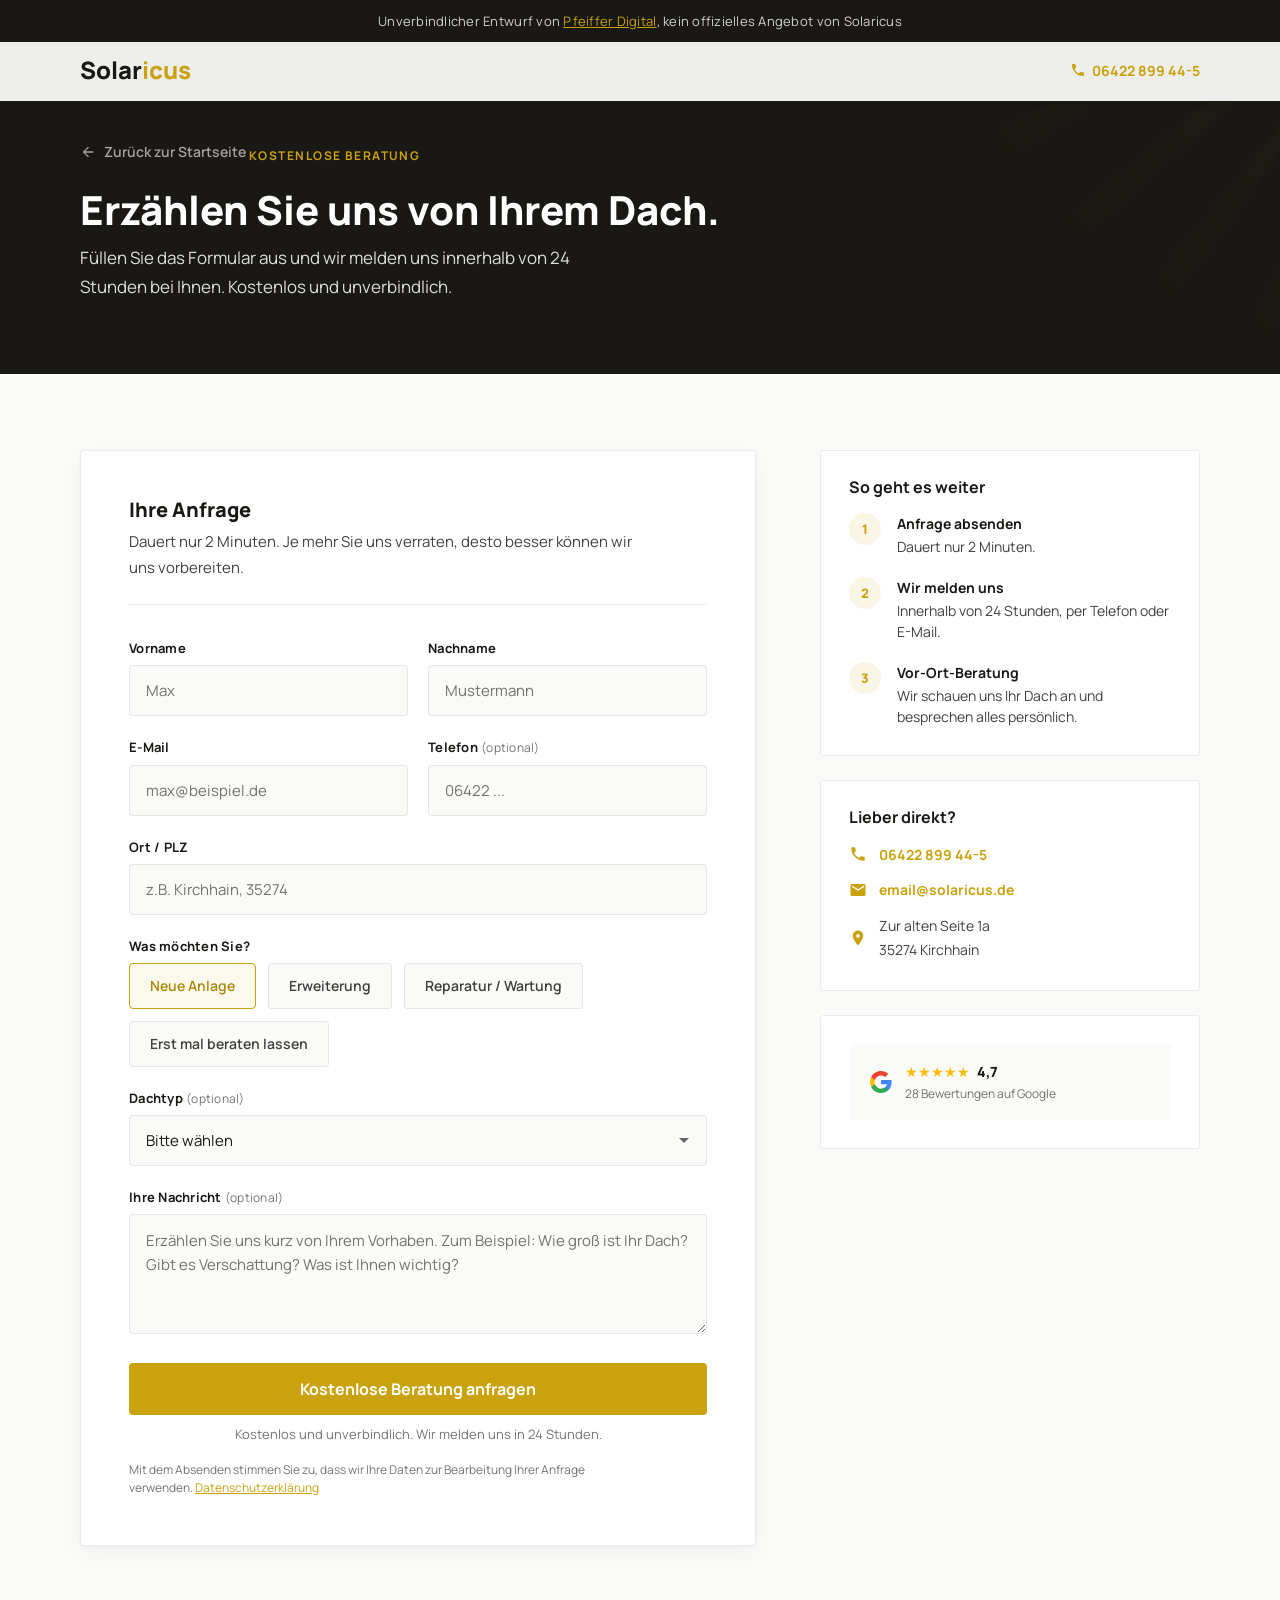
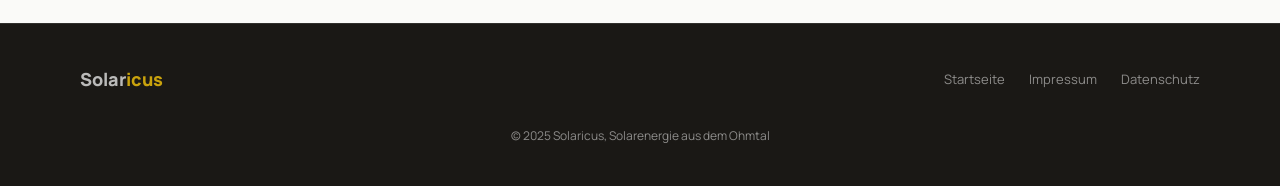
<file: formular.html>
<!DOCTYPE html>
<html lang="de">
<head>
  <meta charset="UTF-8">
  <meta name="viewport" content="width=device-width, initial-scale=1.0">
  <meta name="robots" content="noindex, nofollow">
  <title>Kostenlose Beratung anfragen | Solaricus</title>
  <meta name="description" content="Anfrage fuer eine kostenlose Beratung bei Solaricus. Photovoltaik aus Kirchhain, seit 2005.">
  <link rel="stylesheet" href="style.css">
  <style>
    /* === FORMULAR-SEITE === */
    body { background: var(--bg-hell); }

    .form-page {
      min-height: 100vh;
      display: flex;
      flex-direction: column;
    }

    .form-hero {
      background: var(--bg-dunkel);
      color: #fff;
      padding: clamp(100px, 12vw, 140px) 0 clamp(48px, 6vw, 72px);
      position: relative;
      overflow: hidden;
    }
    .form-hero::before {
      content: '';
      position: absolute;
      top: -30%;
      right: -15%;
      width: 55%;
      height: 160%;
      background:
        repeating-conic-gradient(
          from 0deg at 100% 0%,
          rgba(var(--accent-rgb), 0.04) 0deg 3deg,
          transparent 3deg 12deg
        );
      mask-image: radial-gradient(ellipse at 100% 0%, black 0%, transparent 70%);
      -webkit-mask-image: radial-gradient(ellipse at 100% 0%, black 0%, transparent 70%);
      pointer-events: none;
    }
    .form-hero .container { position: relative; z-index: 1; }
    .form-hero .kicker { color: var(--accent); }
    .form-hero h1 {
      color: #fff;
      font-size: clamp(1.75rem, 1.5rem + 1.5vw, 2.5rem);
      margin-bottom: 0.75rem;
    }
    .form-hero__sub {
      color: var(--text-hell-body);
      font-size: 1.0625rem;
      max-width: 520px;
    }
    .form-hero__back {
      display: inline-flex;
      align-items: center;
      gap: 0.5rem;
      color: var(--text-hell-gedaempft);
      font-size: 0.875rem;
      font-weight: 600;
      margin-bottom: 1.5rem;
      transition: color 0.3s var(--ease);
    }
    .form-hero__back:hover { color: #fff; }
    .form-hero__back svg { width: 16px; height: 16px; fill: currentColor; }

    /* === FORMULAR === */
    .form-section {
      flex: 1;
      padding: clamp(48px, 6vw, 80px) 0;
    }
    .form-layout {
      display: grid;
      grid-template-columns: 1fr 380px;
      gap: 4rem;
      align-items: start;
    }

    .form-card {
      background: #fff;
      border-radius: 4px;
      padding: clamp(2rem, 4vw, 3rem);
      border: 1px solid var(--border);
      box-shadow: 0 1px 3px rgba(0,0,0,0.04), 0 8px 24px rgba(0,0,0,0.04);
    }

    .form-card h2 {
      font-size: 1.25rem;
      margin-bottom: 0.5rem;
    }
    .form-card__intro {
      color: var(--text-body);
      font-size: 0.9375rem;
      margin-bottom: 2rem;
      padding-bottom: 1.5rem;
      border-bottom: 1px solid var(--border);
    }

    /* Formular-Felder */
    .form-row {
      display: grid;
      grid-template-columns: 1fr 1fr;
      gap: 1.25rem;
    }
    .form-group {
      margin-bottom: 1.25rem;
    }
    .form-group--full {
      grid-column: 1 / -1;
    }
    .form-label {
      display: block;
      font-size: 0.8125rem;
      font-weight: 700;
      color: var(--text-dunkel);
      margin-bottom: 0.375rem;
      letter-spacing: 0.02em;
    }
    .form-label .optional {
      font-weight: 400;
      color: var(--text-gedaempft);
      font-size: 0.75rem;
    }

    .form-input,
    .form-select,
    .form-textarea {
      width: 100%;
      padding: 0.875rem 1rem;
      font-family: var(--font-body);
      font-size: 0.9375rem;
      color: var(--text-dunkel);
      background: var(--bg-hell);
      border: 1.5px solid var(--border);
      border-radius: 4px;
      transition: border-color 0.3s var(--ease), box-shadow 0.3s var(--ease);
      -webkit-appearance: none;
      appearance: none;
    }
    .form-input:focus,
    .form-select:focus,
    .form-textarea:focus {
      outline: none;
      border-color: var(--accent);
      box-shadow: 0 0 0 3px rgba(var(--accent-rgb), 0.12);
    }
    .form-input::placeholder,
    .form-textarea::placeholder {
      color: var(--text-gedaempft);
    }

    .form-select {
      background-image: url("data:image/svg+xml,%3Csvg xmlns='http://www.w3.org/2000/svg' width='12' height='12' viewBox='0 0 12 12'%3E%3Cpath fill='%23666' d='M6 8L1 3h10z'/%3E%3C/svg%3E");
      background-repeat: no-repeat;
      background-position: right 1rem center;
      padding-right: 2.5rem;
      cursor: pointer;
    }

    .form-textarea {
      min-height: 120px;
      resize: vertical;
      line-height: 1.6;
    }

    /* Radio-Gruppe (Dachtyp) */
    .form-radios {
      display: flex;
      gap: 0.75rem;
      flex-wrap: wrap;
    }
    .form-radio {
      position: relative;
    }
    .form-radio input {
      position: absolute;
      opacity: 0;
      width: 0;
      height: 0;
    }
    .form-radio label {
      display: inline-block;
      padding: 0.625rem 1.25rem;
      background: var(--bg-hell);
      border: 1.5px solid var(--border);
      border-radius: 4px;
      font-size: 0.875rem;
      font-weight: 600;
      color: var(--text-body);
      cursor: pointer;
      transition: all 0.3s var(--ease);
    }
    .form-radio input:checked + label {
      background: rgba(var(--accent-rgb), 0.08);
      border-color: var(--accent);
      color: var(--accent-hover);
    }
    .form-radio label:hover {
      border-color: rgba(var(--accent-rgb), 0.3);
    }
    .form-radio input:focus-visible + label {
      outline: 2px solid var(--accent);
      outline-offset: 2px;
    }

    /* Submit */
    .form-submit {
      margin-top: 0.5rem;
    }
    .form-submit .btn {
      width: 100%;
      justify-content: center;
      padding: 1.125rem 2rem;
      font-size: 1rem;
    }
    .form-submit .microcopy {
      text-align: center;
    }

    /* Datenschutz-Hinweis */
    .form-privacy {
      font-size: 0.75rem;
      color: var(--text-gedaempft);
      margin-top: 1rem;
      line-height: 1.5;
    }
    .form-privacy a {
      color: var(--accent);
      text-decoration: underline;
    }

    /* === SIDEBAR === */
    .form-sidebar {
      position: sticky;
      top: 100px;
    }

    .sidebar-card {
      background: #fff;
      border-radius: 4px;
      padding: 1.75rem;
      border: 1px solid var(--border);
      margin-bottom: 1.5rem;
    }
    .sidebar-card h3 {
      font-size: 1rem;
      margin-bottom: 1rem;
    }

    .sidebar-step {
      display: flex;
      gap: 1rem;
      margin-bottom: 1.25rem;
    }
    .sidebar-step:last-child { margin-bottom: 0; }
    .sidebar-step__nr {
      width: 32px;
      height: 32px;
      border-radius: 50%;
      background: rgba(var(--accent-rgb), 0.1);
      color: var(--accent);
      display: flex;
      align-items: center;
      justify-content: center;
      font-size: 0.8125rem;
      font-weight: 800;
      flex-shrink: 0;
    }
    .sidebar-step__text {
      font-size: 0.875rem;
      color: var(--text-body);
      line-height: 1.5;
    }
    .sidebar-step__text strong {
      display: block;
      color: var(--text-dunkel);
      font-size: 0.875rem;
      margin-bottom: 0.125rem;
    }

    /* Kontakt-Card */
    .sidebar-kontakt {
      display: flex;
      flex-direction: column;
      gap: 0.75rem;
    }
    .sidebar-kontakt__item {
      display: flex;
      align-items: center;
      gap: 0.75rem;
      font-size: 0.875rem;
      color: var(--text-body);
    }
    .sidebar-kontakt__item svg {
      width: 18px;
      height: 18px;
      fill: var(--accent);
      flex-shrink: 0;
    }
    .sidebar-kontakt__item a {
      color: var(--accent);
      font-weight: 700;
    }

    /* Google-Badge in Sidebar */
    .sidebar-google {
      display: flex;
      align-items: center;
      gap: 0.75rem;
      padding: 1rem 1.25rem;
      background: var(--bg-hell);
      border-radius: 4px;
    }
    .sidebar-google svg { width: 24px; height: 24px; flex-shrink: 0; }
    .sidebar-google__sterne {
      font-size: 0.875rem;
      color: #FBBC05;
    }
    .sidebar-google__sterne span {
      font-weight: 800;
      color: var(--text-dunkel);
      margin-left: 0.25rem;
    }
    .sidebar-google__text {
      font-size: 0.75rem;
      color: var(--text-gedaempft);
    }

    /* Responsive */
    @media (max-width: 900px) {
      .form-hero {
        padding: 80px 0 2rem;
      }
      .form-hero h1 { font-size: 1.5rem; }
      .form-hero__sub { font-size: 0.875rem; }
      .form-hero__back { margin-bottom: 0.75rem; }
      .form-layout {
        grid-template-columns: 1fr;
        gap: 2rem;
      }
      /* Formular zuerst, Sidebar darunter */
      .form-card { order: -1; }
      .form-sidebar { position: static; order: 1; }
      .form-row { grid-template-columns: 1fr; }
    }

    /* Formular-Seite braucht kein sticky mobile CTA */
    .sticky-cta { display: none !important; }
  </style>
</head>
<body>

<div class="form-page">

<!-- Entwurf-Banner -->
<div class="entwurf-banner">
  Unverbindlicher Entwurf von <a href="https://pfeifferdigital.de" target="_blank">Pfeiffer Digital</a>, kein offizielles Angebot von Solaricus
</div>

<!-- Nav -->
<nav class="nav is-scrolled" role="navigation" aria-label="Hauptnavigation">
  <div class="container nav__inner">
    <a href="index.html" class="nav__logo">Solar<span>icus</span></a>
    <a href="tel:0642289944-5" class="nav__tel" aria-label="Anrufen">
      <svg viewBox="0 0 24 24" aria-hidden="true"><path d="M6.62 10.79a15.053 15.053 0 006.59 6.59l2.2-2.2a1.003 1.003 0 011.01-.24c1.12.37 2.33.57 3.57.57.55 0 1 .45 1 1V20c0 .55-.45 1-1 1-9.39 0-17-7.61-17-17 0-.55.45-1 1-1h3.5c.55 0 1 .45 1 1 0 1.25.2 2.45.57 3.57.11.35.03.74-.25 1.02l-2.2 2.2z"/></svg>
      06422 899 44-5
    </a>
  </div>
</nav>

<!-- Hero -->
<div class="form-hero">
  <div class="container">
    <a href="index.html" class="form-hero__back">
      <svg viewBox="0 0 24 24"><path d="M20 11H7.83l5.59-5.59L12 4l-8 8 8 8 1.41-1.41L7.83 13H20v-2z"/></svg>
      Zurück zur Startseite
    </a>
    <div class="kicker">Kostenlose Beratung</div>
    <h1>Erzählen Sie uns von Ihrem Dach.</h1>
    <p class="form-hero__sub">Füllen Sie das Formular aus und wir melden uns innerhalb von 24 Stunden bei Ihnen. Kostenlos und unverbindlich.</p>
  </div>
</div>

<!-- Formular + Sidebar -->
<div class="form-section">
  <div class="container form-layout">

    <!-- Formular -->
    <div class="form-card">
      <h2>Ihre Anfrage</h2>
      <p class="form-card__intro">Dauert nur 2 Minuten. Je mehr Sie uns verraten, desto besser können wir uns vorbereiten.</p>

      <form action="#" method="POST">
        <div class="form-row">
          <div class="form-group">
            <label class="form-label" for="vorname">Vorname</label>
            <input class="form-input" type="text" id="vorname" name="vorname" placeholder="Max" required>
          </div>
          <div class="form-group">
            <label class="form-label" for="nachname">Nachname</label>
            <input class="form-input" type="text" id="nachname" name="nachname" placeholder="Mustermann" required>
          </div>
        </div>

        <div class="form-row">
          <div class="form-group">
            <label class="form-label" for="email">E-Mail</label>
            <input class="form-input" type="email" id="email" name="email" placeholder="max@beispiel.de" required>
          </div>
          <div class="form-group">
            <label class="form-label" for="telefon">Telefon <span class="optional">(optional)</span></label>
            <input class="form-input" type="tel" id="telefon" name="telefon" placeholder="06422 ...">
          </div>
        </div>

        <div class="form-group">
          <label class="form-label" for="ort">Ort / PLZ</label>
          <input class="form-input" type="text" id="ort" name="ort" placeholder="z.B. Kirchhain, 35274" required>
        </div>

        <div class="form-group">
          <label class="form-label">Was möchten Sie?</label>
          <div class="form-radios">
            <div class="form-radio">
              <input type="radio" id="typ-neu" name="typ" value="neuanlage" checked>
              <label for="typ-neu">Neue Anlage</label>
            </div>
            <div class="form-radio">
              <input type="radio" id="typ-erweiterung" name="typ" value="erweiterung">
              <label for="typ-erweiterung">Erweiterung</label>
            </div>
            <div class="form-radio">
              <input type="radio" id="typ-reparatur" name="typ" value="reparatur">
              <label for="typ-reparatur">Reparatur / Wartung</label>
            </div>
            <div class="form-radio">
              <input type="radio" id="typ-beratung" name="typ" value="beratung">
              <label for="typ-beratung">Erst mal beraten lassen</label>
            </div>
          </div>
        </div>

        <div class="form-group">
          <label class="form-label" for="dachtyp">Dachtyp <span class="optional">(optional)</span></label>
          <select class="form-select" id="dachtyp" name="dachtyp">
            <option value="">Bitte wählen</option>
            <option value="satteldach">Satteldach</option>
            <option value="flachdach">Flachdach</option>
            <option value="pultdach">Pultdach</option>
            <option value="walmdach">Walmdach</option>
            <option value="anderes">Anderes / Weiß ich nicht</option>
          </select>
        </div>

        <div class="form-group">
          <label class="form-label" for="nachricht">Ihre Nachricht <span class="optional">(optional)</span></label>
          <textarea class="form-textarea" id="nachricht" name="nachricht" placeholder="Erzählen Sie uns kurz von Ihrem Vorhaben. Zum Beispiel: Wie groß ist Ihr Dach? Gibt es Verschattung? Was ist Ihnen wichtig?"></textarea>
        </div>

        <div class="form-submit">
          <button type="submit" class="btn btn--primary">Kostenlose Beratung anfragen</button>
          <span class="microcopy">Kostenlos und unverbindlich. Wir melden uns in 24 Stunden.</span>
        </div>

        <p class="form-privacy">
          Mit dem Absenden stimmen Sie zu, dass wir Ihre Daten zur Bearbeitung Ihrer Anfrage verwenden.
          <a href="https://pfeifferdigital.de/datenschutzerklaerung" target="_blank">Datenschutzerklärung</a>
        </p>
      </form>
    </div>

    <!-- Sidebar -->
    <div class="form-sidebar">

      <div class="sidebar-card">
        <h3>So geht es weiter</h3>
        <div class="sidebar-step">
          <div class="sidebar-step__nr">1</div>
          <div class="sidebar-step__text">
            <strong>Anfrage absenden</strong>
            Dauert nur 2 Minuten.
          </div>
        </div>
        <div class="sidebar-step">
          <div class="sidebar-step__nr">2</div>
          <div class="sidebar-step__text">
            <strong>Wir melden uns</strong>
            Innerhalb von 24 Stunden, per Telefon oder E-Mail.
          </div>
        </div>
        <div class="sidebar-step">
          <div class="sidebar-step__nr">3</div>
          <div class="sidebar-step__text">
            <strong>Vor-Ort-Beratung</strong>
            Wir schauen uns Ihr Dach an und besprechen alles persönlich.
          </div>
        </div>
      </div>

      <div class="sidebar-card">
        <h3>Lieber direkt?</h3>
        <div class="sidebar-kontakt">
          <div class="sidebar-kontakt__item">
            <svg viewBox="0 0 24 24"><path d="M6.62 10.79a15.053 15.053 0 006.59 6.59l2.2-2.2a1.003 1.003 0 011.01-.24c1.12.37 2.33.57 3.57.57.55 0 1 .45 1 1V20c0 .55-.45 1-1 1-9.39 0-17-7.61-17-17 0-.55.45-1 1-1h3.5c.55 0 1 .45 1 1 0 1.25.2 2.45.57 3.57.11.35.03.74-.25 1.02l-2.2 2.2z"/></svg>
            <a href="tel:0642289944-5">06422 899 44-5</a>
          </div>
          <div class="sidebar-kontakt__item">
            <svg viewBox="0 0 24 24"><path d="M20 4H4c-1.1 0-1.99.9-1.99 2L2 18c0 1.1.9 2 2 2h16c1.1 0 2-.9 2-2V6c0-1.1-.9-2-2-2zm0 4l-8 5-8-5V6l8 5 8-5v2z"/></svg>
            <a href="mailto:email@solaricus.de">email@solaricus.de</a>
          </div>
          <div class="sidebar-kontakt__item">
            <svg viewBox="0 0 24 24"><path d="M12 2C8.13 2 5 5.13 5 9c0 5.25 7 13 7 13s7-7.75 7-13c0-3.87-3.13-7-7-7zm0 9.5A2.5 2.5 0 1112 6.5a2.5 2.5 0 010 5z"/></svg>
            <span>Zur alten Seite 1a<br>35274 Kirchhain</span>
          </div>
        </div>
      </div>

      <div class="sidebar-card">
        <div class="sidebar-google">
          <svg viewBox="0 0 24 24"><path d="M22.56 12.25c0-.78-.07-1.53-.2-2.25H12v4.26h5.92a5.06 5.06 0 01-2.2 3.32v2.77h3.57c2.08-1.92 3.28-4.74 3.28-8.1z" fill="#4285F4"/><path d="M12 23c2.97 0 5.46-.98 7.28-2.66l-3.57-2.77c-.98.66-2.23 1.06-3.71 1.06-2.86 0-5.29-1.93-6.16-4.53H2.18v2.84C3.99 20.53 7.7 23 12 23z" fill="#34A853"/><path d="M5.84 14.09c-.22-.66-.35-1.36-.35-2.09s.13-1.43.35-2.09V7.07H2.18C1.43 8.55 1 10.22 1 12s.43 3.45 1.18 4.93l2.85-2.22.81-.62z" fill="#FBBC05"/><path d="M12 5.38c1.62 0 3.06.56 4.21 1.64l3.15-3.15C17.45 2.09 14.97 1 12 1 7.7 1 3.99 3.47 2.18 7.07l3.66 2.84c.87-2.6 3.3-4.53 6.16-4.53z" fill="#EA4335"/></svg>
          <div>
            <div class="sidebar-google__sterne">★★★★★ <span>4,7</span></div>
            <div class="sidebar-google__text">28 Bewertungen auf Google</div>
          </div>
        </div>
      </div>

    </div>

  </div>
</div>

<!-- Footer -->
<footer class="footer">
  <div class="container footer__inner">
    <div class="footer__logo">Solar<span>icus</span></div>
    <div class="footer__links">
      <a href="index.html">Startseite</a>
      <a href="https://pfeifferdigital.de/impressum" target="_blank">Impressum</a>
      <a href="https://pfeifferdigital.de/datenschutzerklaerung" target="_blank">Datenschutz</a>
    </div>
    <div class="footer__copy">© 2025 Solaricus, Solarenergie aus dem Ohmtal</div>
  </div>
</footer>

</div>

</body>
</html>
</file>
<file: style.css>
@import url('https://fonts.googleapis.com/css2?family=Manrope:wght@400;500;600;700;800&display=swap');

/* ===================================
   SOLARICUS — Premium Website v2
   Design: Warme Authentizitaet | Solar-Amber
   Font: Manrope 800/400
   Star: Geometrische Sonnenstrahlen
   =================================== */

:root {
  /* Akzentfarbe: Solar-Gold (Gelb + Ocker) */
  --accent: #C9A20D;
  --accent-hover: #A8870B;
  --accent-rgb: 201, 162, 13;
  --accent-glow: rgba(201, 162, 13, 0.2);

  /* Hintergruende — warm getoent */
  --bg-hell: #FAFAF8;
  --bg-grau: #F2F0EC;
  --bg-dunkel: #1A1815;
  --bg-dunkel-2: #131210;

  /* Text */
  --text-dunkel: #1A1815;
  --text-body: rgba(0, 0, 0, 0.75);
  --text-gedaempft: rgba(0, 0, 0, 0.55);
  --text-hell: rgba(255, 255, 255, 0.95);
  --text-hell-body: rgba(255, 255, 255, 0.85);
  --text-hell-gedaempft: rgba(255, 255, 255, 0.6);

  /* Borders */
  --border: rgba(0, 0, 0, 0.08);
  --border-hell: rgba(255, 255, 255, 0.1);

  /* Fonts */
  --font-head: 'Manrope', sans-serif;
  --font-body: 'Manrope', sans-serif;

  /* Easing */
  --ease-out: cubic-bezier(0.16, 1, 0.3, 1);
  --ease-in: cubic-bezier(0.7, 0, 0.84, 0);
  --ease: cubic-bezier(0.25, 1, 0.5, 1);

  /* Layout */
  --container: 1200px;
}

/* === RESET === */
*, *::before, *::after { box-sizing: border-box; margin: 0; padding: 0; }

html {
  scroll-behavior: smooth;
  -webkit-font-smoothing: antialiased;
  -moz-osx-font-smoothing: grayscale;
}

body {
  font-family: var(--font-body);
  font-size: 1rem;
  font-weight: 400;
  line-height: 1.7;
  color: var(--text-body);
  background: var(--bg-hell);
}

img { max-width: 100%; height: auto; display: block; }
a { text-decoration: none; color: inherit; }
ul { list-style: none; }

.container {
  max-width: var(--container);
  margin: 0 auto;
  padding: 0 clamp(20px, 5vw, 40px);
}

.section {
  padding: clamp(56px, 7vw, 96px) 0;
  position: relative;
  overflow: hidden;
}

/* === TYPOGRAFIE === */
h1, h2, h3 {
  font-family: var(--font-head);
  font-weight: 800;
  color: var(--text-dunkel);
  line-height: 1.1;
  text-wrap: balance;
}

h1 { font-size: clamp(2.5rem, 2rem + 3vw, 4rem); }
h2 { font-size: clamp(1.75rem, 1.5rem + 1.5vw, 2.75rem); }
h3 { font-size: clamp(1.125rem, 1rem + 0.5vw, 1.375rem); font-weight: 700; }
p { text-wrap: pretty; }

.kicker {
  display: inline-block;
  font-size: 0.75rem;
  font-weight: 700;
  letter-spacing: 0.12em;
  text-transform: uppercase;
  color: var(--accent);
  margin-bottom: 0.75rem;
}

/* === BUTTONS === */
.btn {
  display: inline-flex;
  align-items: center;
  gap: 0.5rem;
  padding: 1rem 2rem;
  font-family: var(--font-body);
  font-size: 0.9375rem;
  font-weight: 700;
  border-radius: 4px;
  border: none;
  cursor: pointer;
  transition: background 0.3s var(--ease), box-shadow 0.3s var(--ease);
  line-height: 1;
}
.btn--primary {
  background: var(--accent);
  color: #fff;
}
.btn--primary:hover {
  background: var(--accent-hover);
  box-shadow: 0 4px 20px rgba(var(--accent-rgb), 0.3);
}
.btn--hell {
  background: #fff;
  color: var(--text-dunkel);
}
.btn--hell:hover { background: var(--bg-grau); }

.microcopy {
  display: block;
  font-size: 0.8125rem;
  color: var(--text-gedaempft);
  margin-top: 0.5rem;
}
.section--dunkel .microcopy,
.cta-final .microcopy { color: var(--text-hell-gedaempft); }

/* === SKIP-LINK & FOCUS === */
.skip-link {
  position: absolute;
  left: -9999px;
  top: 0;
  z-index: 1000;
  padding: 0.75rem 1.5rem;
  background: var(--accent);
  color: #fff;
  font-weight: 600;
  border-radius: 0 0 4px 0;
}
.skip-link:focus { left: 0; top: 0; }

:focus-visible {
  outline: 2px solid var(--accent);
  outline-offset: 3px;
}

/* === ENTWURF-BANNER === */
.entwurf-banner {
  position: fixed;
  top: 0;
  left: 0;
  right: 0;
  z-index: 9999;
  background: var(--bg-dunkel);
  color: rgba(255,255,255,0.8);
  text-align: center;
  padding: 10px 16px;
  font-size: 13px;
  letter-spacing: 0.02em;
}
.entwurf-banner a { color: var(--accent); text-decoration: underline; }

/* === NAVIGATION === */
.nav {
  position: fixed;
  top: 40px;
  left: 0;
  right: 0;
  z-index: 100;
  padding: 1rem 0;
  transition: background 0.4s var(--ease), padding 0.4s var(--ease), box-shadow 0.4s var(--ease);
}
.nav.is-scrolled {
  background: rgba(250, 250, 248, 0.95);
  backdrop-filter: blur(12px);
  -webkit-backdrop-filter: blur(12px);
  padding: 0.625rem 0;
  box-shadow: 0 1px 8px rgba(0,0,0,0.06);
}
.nav__inner {
  display: flex;
  align-items: center;
  justify-content: space-between;
  gap: 2rem;
}
.nav__logo {
  font-family: var(--font-head);
  font-size: 1.5rem;
  font-weight: 800;
  color: var(--text-dunkel);
}
.nav__logo span { color: var(--accent); }
.nav__links {
  display: flex;
  align-items: center;
  gap: 2rem;
}
.nav__links a {
  font-size: 0.875rem;
  font-weight: 600;
  color: var(--text-body);
  transition: color 0.3s var(--ease);
  position: relative;
}
.nav__links a:hover { color: var(--text-dunkel); }
.nav__links a::after {
  content: '';
  position: absolute;
  bottom: -4px;
  left: 0;
  width: 0;
  height: 2px;
  background: var(--accent);
  transition: width 0.4s var(--ease-out);
}
.nav__links a:hover::after { width: 100%; }

.nav__tel {
  display: inline-flex;
  align-items: center;
  gap: 0.375rem;
  font-weight: 700;
  color: var(--accent);
  font-size: 0.875rem;
}
.nav__tel svg { width: 16px; height: 16px; fill: var(--accent); }
.nav__cta { display: none; }

/* Burger: nur auf Mobile sichtbar */
.nav__burger { display: none; }

@media (max-width: 768px) {
  .nav__links, .nav__tel, .nav__cta { display: none; }

  /* Burger-Button */
  .nav__burger {
    display: flex;
    flex-direction: column;
    justify-content: center;
    gap: 5px;
    width: 32px;
    height: 32px;
    background: none;
    border: none;
    cursor: pointer;
    padding: 4px;
    margin-left: auto;
  }
  .nav__burger span {
    display: block;
    width: 100%;
    height: 2px;
    background: var(--text-dunkel);
    border-radius: 2px;
    transition: transform 0.3s ease, opacity 0.3s ease;
  }
  /* Burger → X Animation */
  .nav__burger.is-open span:nth-child(1) { transform: translateY(7px) rotate(45deg); }
  .nav__burger.is-open span:nth-child(2) { opacity: 0; }
  .nav__burger.is-open span:nth-child(3) { transform: translateY(-7px) rotate(-45deg); }

  /* Mobile Menü */
  .nav__links {
    display: flex !important;
    flex-direction: column;
    position: absolute;
    top: 100%;
    left: 0;
    right: 0;
    background: #fff;
    border-top: 1px solid var(--border);
    box-shadow: 0 8px 24px rgba(0,0,0,0.08);
    padding: 1rem 0;
    transform: translateY(-10px);
    opacity: 0;
    pointer-events: none;
    transition: transform 0.3s ease, opacity 0.3s ease;
  }
  .nav__links.is-open {
    transform: translateY(0);
    opacity: 1;
    pointer-events: auto;
  }
  .nav__links li { list-style: none; }
  .nav__links a {
    display: block;
    padding: 0.75rem 1.5rem;
    font-size: 1rem;
    font-weight: 600;
    color: var(--text-dunkel);
  }
  .nav__links a:hover { color: var(--accent); }
}

/* === HERO === */
.hero {
  padding-top: calc(40px + 6rem);
  padding-bottom: clamp(64px, 8vw, 100px);
  min-height: 75vh;
  display: flex;
  align-items: center;
  background: var(--bg-hell);
  position: relative;
}

/* Star of the Show: Sonnenstrahlen-Pattern */
.hero::before {
  content: '';
  position: absolute;
  top: 0;
  right: -10%;
  width: 60%;
  height: 100%;
  background:
    repeating-conic-gradient(
      from 0deg at 100% 0%,
      rgba(var(--accent-rgb), 0.09) 0deg 3deg,
      transparent 3deg 12deg
    );
  mask-image: radial-gradient(ellipse at 100% 0%, black 0%, transparent 75%);
  -webkit-mask-image: radial-gradient(ellipse at 100% 0%, black 0%, transparent 70%);
  pointer-events: none;
  z-index: 0;
}

.hero__inner {
  display: grid;
  grid-template-columns: 55fr 45fr;
  gap: 4rem;
  align-items: center;
  position: relative;
  z-index: 1;
}

.hero h1 { margin-bottom: 1.25rem; }
.hero__sub {
  font-size: clamp(1rem, 0.9rem + 0.3vw, 1.125rem);
  color: var(--text-body);
  margin-bottom: 2rem;
  max-width: 520px;
}

/* USP-Bullets */
.hero__usps {
  display: flex;
  flex-direction: column;
  gap: 0.625rem;
  margin-bottom: 2rem;
  list-style: none;
}
.hero__usps li {
  display: flex;
  align-items: center;
  gap: 0.75rem;
  font-size: 0.9375rem;
  color: var(--text-dunkel);
  font-weight: 500;
}
.hero__usps li::before {
  background: var(--accent) url("data:image/svg+xml,%3Csvg viewBox='0 0 24 24' fill='none' stroke='%23fff' stroke-width='3' stroke-linecap='round' stroke-linejoin='round' xmlns='http://www.w3.org/2000/svg'%3E%3Cpolyline points='20 6 9 17 4 12'/%3E%3C/svg%3E") center / 12px no-repeat;
  border: none;
}

.hero__actions {
  display: flex;
  flex-wrap: wrap;
  align-items: flex-start;
  gap: 1.5rem;
  margin-bottom: 1.5rem;
}

.hero__tel {
  display: inline-flex;
  align-items: center;
  gap: 0.5rem;
  font-size: 1.125rem;
  font-weight: 700;
  color: var(--accent);
  margin-top: 0.5rem;
}
.hero__tel svg { width: 20px; height: 20px; fill: var(--accent); }
.hero__tel-label {
  display: block;
  font-size: 0.8125rem;
  color: var(--text-gedaempft);
  font-weight: 400;
}

.hero__visual { position: relative; }
.hero__img {
  width: 100%;
  min-height: 420px;
  object-fit: cover;
  object-position: center top;
  border-radius: 4px;
}

.hero__badge {
  position: absolute;
  bottom: -16px;
  left: -16px;
  background: var(--accent);
  color: #fff;
  padding: 1rem 1.25rem;
  border-radius: 4px;
  text-align: center;
  box-shadow: 0 4px 20px rgba(var(--accent-rgb), 0.3);
}
.hero__badge-number {
  font-size: 1.75rem;
  font-weight: 800;
  line-height: 1;
}
.hero__badge-text {
  font-size: 0.6875rem;
  font-weight: 600;
  text-transform: uppercase;
  letter-spacing: 0.05em;
  opacity: 0.9;
}

/* Google-Badge am Hero-Bild */
.hero__google-badge {
  display: inline-flex;
  align-items: center;
  gap: 0.625rem;
  background: #fff;
  padding: 0.625rem 1rem;
  border-radius: 4px;
  box-shadow: 0 2px 12px rgba(0,0,0,0.08);
  position: absolute;
  bottom: -16px;
  right: -12px;
}
.hero__google-icon { width: 22px; height: 22px; flex-shrink: 0; }
.hero__google-sterne {
  font-size: 0.875rem;
  color: #FBBC05;
  line-height: 1;
  margin-bottom: 2px;
}
.hero__google-sterne span {
  font-weight: 800;
  color: var(--text-dunkel);
  margin-left: 0.25rem;
  font-size: 0.9375rem;
}
.hero__google-text {
  font-size: 0.6875rem;
  color: var(--text-gedaempft);
  font-weight: 600;
  white-space: nowrap;
}

@media (max-width: 768px) {
  .hero {
    padding-top: calc(40px + 3.5rem);
    padding-bottom: 3rem;
    min-height: auto;
  }
  .hero__inner { grid-template-columns: 1fr; gap: 1.5rem; }
  /* Text zuerst, Bild darunter */
  .hero__content { order: -1; }
  .hero__visual { order: 1; }
  .hero h1 {
    font-size: clamp(1.625rem, 5.5vw, 2.25rem);
    margin-bottom: 0.75rem;
  }
  .hero__sub {
    font-size: 0.875rem;
    margin-bottom: 1.25rem;
  }
  .hero__usps {
    margin-bottom: 1.25rem;
    gap: 0.5rem;
  }
  .hero__usps li { font-size: 0.8125rem; }
  /* Bild links, Badges rechts daneben */
  .hero__visual {
    display: grid;
    grid-template-columns: 1fr 1fr;
    grid-template-rows: auto auto;
    gap: 0.5rem;
    align-items: center;
  }
  .hero__img {
    grid-row: 1 / 3;
    grid-column: 1;
    min-height: auto;
    height: 140px;
    width: 100%;
    border-radius: 8px;
    object-fit: cover;
    object-position: center 20%;
  }
  .hero__badge,
  .hero__google-badge {
    position: relative;
    bottom: auto;
    top: auto;
    left: auto;
    right: auto;
    display: flex;
    align-items: center;
  }
  .hero__badge {
    grid-column: 2;
    grid-row: 1;
    padding: 0.5rem 0.75rem;
    border-radius: 8px;
  }
  .hero__badge-number { font-size: 1.125rem; }
  .hero__badge-text { font-size: 0.6rem; }
  .hero__google-badge {
    grid-column: 2;
    grid-row: 2;
    padding: 0.4rem 0.625rem;
    border-radius: 8px;
  }
  .hero__google-sterne { font-size: 0.75rem; }
  .hero__google-text { font-size: 0.6rem; }
}

/* === TRUST-MARQUEE (endlos scrollend) === */
.trust-marquee {
  background: var(--bg-dunkel);
  padding: 1rem 0;
  overflow: hidden;
  position: relative;
}
/* Sanfte Ausblendung an den Raendern */
.trust-marquee::before,
.trust-marquee::after {
  content: '';
  position: absolute;
  top: 0;
  bottom: 0;
  width: 80px;
  z-index: 2;
  pointer-events: none;
}
.trust-marquee::before {
  left: 0;
  background: linear-gradient(to right, var(--bg-dunkel), transparent);
}
.trust-marquee::after {
  right: 0;
  background: linear-gradient(to left, var(--bg-dunkel), transparent);
}
.trust-marquee__track {
  display: flex;
  width: max-content;
  animation: marquee-scroll 30s linear infinite;
}
.trust-marquee__items {
  display: flex;
  align-items: center;
  gap: 0;
  flex-shrink: 0;
}
.trust-marquee__item {
  font-size: 0.8125rem;
  font-weight: 600;
  color: rgba(255,255,255,0.8);
  white-space: nowrap;
  padding: 0 1rem;
}
.trust-marquee__dot {
  color: var(--accent);
  font-size: 1rem;
  font-weight: 700;
  flex-shrink: 0;
}
@keyframes marquee-scroll {
  0% { transform: translateX(0); }
  100% { transform: translateX(-33.333%); }
}
/* Reduced motion: statisch anzeigen */
@media (prefers-reduced-motion: reduce) {
  .trust-marquee__track { animation: none; }
}

@media (max-width: 600px) {
  .trust-marquee__item { font-size: 0.75rem; }
}


/* Highlight-Unterstreichung fuer wichtige Woerter */
.highlight {
  text-decoration: underline;
  text-decoration-color: var(--accent);
  text-decoration-thickness: 3px;
  text-underline-offset: 4px;
}
.highlight--hell {
  text-decoration-color: rgba(255,255,255,0.5);
}


/* === LEISTUNGEN === */
.leistungen {
  background: var(--bg-hell);
  position: relative;
}
/* Solar-Panel-Grid als Hintergrund-Pattern */
.leistungen::before {
  content: '';
  position: absolute;
  inset: 0;
  background-image:
    /* Horizontale Linien */
    repeating-linear-gradient(
      0deg,
      transparent,
      transparent 59px,
      rgba(var(--accent-rgb), 0.04) 59px,
      rgba(var(--accent-rgb), 0.04) 60px
    ),
    /* Vertikale Linien */
    repeating-linear-gradient(
      90deg,
      transparent,
      transparent 79px,
      rgba(var(--accent-rgb), 0.04) 79px,
      rgba(var(--accent-rgb), 0.04) 80px
    ),
    /* Diagonale Zelllinien (wie echte Solarzellen) */
    repeating-linear-gradient(
      45deg,
      transparent,
      transparent 119px,
      rgba(var(--accent-rgb), 0.02) 119px,
      rgba(var(--accent-rgb), 0.02) 120px
    );
  mask-image: linear-gradient(180deg, transparent 0%, rgba(0,0,0,0.4) 20%, rgba(0,0,0,0.4) 80%, transparent 100%);
  -webkit-mask-image: linear-gradient(180deg, transparent 0%, rgba(0,0,0,0.4) 20%, rgba(0,0,0,0.4) 80%, transparent 100%);
  pointer-events: none;
  z-index: 0;
}
.leistungen .container { position: relative; z-index: 1; }
.leistungen__header { max-width: 700px; margin-bottom: 3rem; }

.leistung {
  display: grid;
  grid-template-columns: 1fr 1fr;
  gap: 3rem;
  align-items: center;
  padding: 2.5rem 0;
  border-bottom: 1px solid var(--border);
}
.leistung:last-child { border-bottom: none; }
.leistung:nth-child(even) { direction: rtl; }
.leistung:nth-child(even) > * { direction: ltr; }

.leistung__text {
  border-left: 3px solid var(--accent);
  padding-left: 1.5rem;
}
.leistung:nth-child(even) .leistung__text {
  border-left: none;
  border-right: 3px solid var(--accent);
  padding-left: 0;
  padding-right: 1.5rem;
}
.leistung__nummer {
  font-size: 0.75rem;
  font-weight: 700;
  letter-spacing: 0.1em;
  color: var(--accent);
  margin-bottom: 0.5rem;
}
.leistung__text h3 { margin-bottom: 0.75rem; }
.leistung__text p { font-size: 0.9375rem; }

.leistung__img {
  width: 100%;
  aspect-ratio: 3 / 2;
  object-fit: cover;
  border-radius: 4px;
}

/* Visual-Wrap mit abstehendem Badge */
.leistung__visual {
  position: relative;
}
.leistung__badge {
  position: absolute;
  bottom: -14px;
  left: -14px;
  background: var(--accent);
  color: #fff;
  padding: 0.75rem 1.25rem;
  border-radius: 4px;
  box-shadow: 0 4px 16px rgba(var(--accent-rgb), 0.3);
  z-index: 2;
}
.leistung__badge--rechts {
  left: auto;
  right: -14px;
}
.leistung__badge-wert {
  display: block;
  font-family: var(--font-head);
  font-size: 1.25rem;
  font-weight: 800;
  line-height: 1.1;
}
.leistung__badge-text {
  font-size: 0.6875rem;
  font-weight: 600;
  opacity: 0.9;
  text-transform: uppercase;
  letter-spacing: 0.03em;
}

@media (max-width: 768px) {
  .leistung__badge { left: auto; right: -8px; bottom: -10px; }
  .leistung__badge--rechts { right: -8px; }
  .leistung__badge-wert { font-size: 1rem; }
}

.leistungen__cta { margin-top: 3rem; text-align: center; }

@media (max-width: 768px) {
  .leistung { grid-template-columns: 1fr; gap: 1.5rem; padding: 2rem 0; }
  .leistung:nth-child(even) { direction: ltr; }
  .leistung:nth-child(even) .leistung__text {
    border-right: none;
    border-left: 3px solid var(--accent);
    padding-left: 1.5rem;
    padding-right: 0;
  }
}

/* === PROZESS === */
.prozess {
  background: var(--bg-dunkel);
  color: #fff;
  position: relative;
}

/* Dezente Sonnenstrahlen */
.prozess::before {
  content: '';
  position: absolute;
  top: -20%;
  right: -15%;
  width: 50%;
  height: 140%;
  background:
    repeating-conic-gradient(
      from 0deg at 100% 50%,
      rgba(var(--accent-rgb), 0.06) 0deg 2deg,
      transparent 2deg 10deg
    );
  mask-image: radial-gradient(ellipse at 100% 50%, black 0%, transparent 65%);
  -webkit-mask-image: radial-gradient(ellipse at 100% 50%, black 0%, transparent 65%);
  pointer-events: none;
}

.prozess .kicker { color: var(--accent); }
.prozess h2 { color: #fff; }
.prozess__header { max-width: 700px; margin-bottom: 3rem; position: relative; z-index: 1; }

/* Stepper — Kreise mit Linien NUR dazwischen (ishadeed.com Pattern) */
.prozess__stepper {
  --circle: 56px;
  --gap: 0px;
  counter-reset: step;
  display: flex;
  list-style: none;
  margin: 0;
  padding: 0;
  position: relative;
  z-index: 1;
}

.prozess__step {
  flex: 1;
  display: flex;
  flex-direction: column;
  align-items: center;
  text-align: center;
  position: relative;
}

/* Kreis mit automatischer Nummer */
.prozess__step::before {
  counter-increment: step;
  content: counter(step);
  display: flex;
  align-items: center;
  justify-content: center;
  width: var(--circle);
  height: var(--circle);
  border-radius: 50%;
  background: #1A1815;
  border: 2px solid var(--accent);
  color: var(--accent);
  font-family: var(--font-head);
  font-size: 1.25rem;
  font-weight: 800;
  margin-bottom: 1rem;
  position: relative;
  z-index: 2;
  flex-shrink: 0;
  opacity: 0;
  transform: scale(0.7);
  transition: opacity 0.5s var(--ease-out), transform 0.5s var(--ease-out);
}
/* Kreise nacheinander einblenden */
.prozess__stepper.is-visible .prozess__step:nth-child(1)::before { opacity: 1; transform: scale(1); transition-delay: 0s; }
.prozess__stepper.is-visible .prozess__step:nth-child(2)::before { opacity: 1; transform: scale(1); transition-delay: 1s; }
.prozess__stepper.is-visible .prozess__step:nth-child(3)::before { opacity: 1; transform: scale(1); transition-delay: 2s; }
.prozess__stepper.is-visible .prozess__step:nth-child(4)::before { opacity: 1; transform: scale(1); transition-delay: 3s; }
.prozess__stepper.is-visible .prozess__step:nth-child(5)::before { opacity: 1; transform: scale(1); transition-delay: 4s; }

/* Linie: startet NACH dem Kreis, endet VOR dem naechsten */
.prozess__step:not(:last-child)::after {
  content: '';
  position: absolute;
  top: calc(var(--circle) / 2 - 1px);
  left: calc(50% + var(--circle) / 2);
  width: calc(100% - var(--circle));
  height: 2px;
  background: var(--accent);
  z-index: 1;
  transform-origin: left;
  transform: scaleX(0);
  transition: transform 1.2s cubic-bezier(0.25, 0.46, 0.45, 0.94);
}
/* Stagger: jede Linie sanft nacheinander */
.prozess__stepper.is-visible .prozess__step:nth-child(1)::after { transform: scaleX(1); transition-delay: 0.5s; }
.prozess__stepper.is-visible .prozess__step:nth-child(2)::after { transform: scaleX(1); transition-delay: 1.5s; }
.prozess__stepper.is-visible .prozess__step:nth-child(3)::after { transform: scaleX(1); transition-delay: 2.5s; }
.prozess__stepper.is-visible .prozess__step:nth-child(4)::after { transform: scaleX(1); transition-delay: 3.5s; }

.prozess__step h3 { color: #fff; margin-bottom: 0.5rem; font-size: 1rem; }
.prozess__step p { font-size: 0.9375rem; color: var(--text-hell-body); line-height: 1.5; padding: 0 0.5rem; }

.prozess__cta { margin-top: 3rem; text-align: center; position: relative; z-index: 1; }

/* Mobile: vertikal, linksbündig, Linie links */
@media (max-width: 768px) {
  .prozess__stepper {
    --circle: 36px;
    flex-direction: column;
    align-items: flex-start;
    padding-left: 0;
    gap: 0;
  }
  .prozess__step {
    display: grid;
    grid-template-columns: var(--circle) 1fr;
    grid-template-rows: auto auto;
    column-gap: 1rem;
    text-align: left;
    padding-bottom: 2rem;
    position: relative;
    width: 100%;
  }
  .prozess__step:last-child { padding-bottom: 0; }
  .prozess__step::before {
    grid-row: 1 / 3;
    grid-column: 1;
    margin-bottom: 0;
    font-size: 0.875rem;
    align-self: start;
  }
  /* Vertikale Linie links am Kreis entlang */
  .prozess__step:not(:last-child)::after {
    top: var(--circle);
    left: calc(var(--circle) / 2 - 1px);
    width: 2px;
    height: calc(100% - var(--circle));
    transform-origin: top;
    transform: scaleY(0);
  }
  .prozess__stepper.is-visible .prozess__step:nth-child(1)::after,
  .prozess__stepper.is-visible .prozess__step:nth-child(2)::after,
  .prozess__stepper.is-visible .prozess__step:nth-child(3)::after,
  .prozess__stepper.is-visible .prozess__step:nth-child(4)::after {
    transform: scaleY(1) !important;
  }
  .prozess__step h3 {
    grid-column: 2;
    font-size: 0.9375rem;
    margin-bottom: 0.125rem;
    line-height: var(--circle);
  }
  .prozess__step p {
    grid-column: 2;
    font-size: 0.8125rem;
    padding: 0;
    line-height: 1.5;
  }
}

/* === UEBER UNS === */
.ueber-uns { background: var(--bg-hell); }
.ueber-uns__inner {
  display: grid;
  grid-template-columns: 45fr 55fr;
  gap: 4rem;
  align-items: center;
}

.ueber-uns__img-wrap {
  position: relative;
}
/* Schraege Deko-Linie links abstehend */
.ueber-uns__img-wrap::before {
  content: '';
  position: absolute;
  top: 10%;
  left: -24px;
  width: 4px;
  height: 60%;
  background: var(--accent);
  border-radius: 2px;
  transform: rotate(-3deg);
  z-index: 2;
}
.ueber-uns__img-wrap::after {
  content: '';
  position: absolute;
  top: 25%;
  left: -14px;
  width: 3px;
  height: 30%;
  background: rgba(var(--accent-rgb), 0.3);
  border-radius: 2px;
  transform: rotate(-3deg);
  z-index: 2;
}
.ueber-uns__img {
  width: 100%;
  aspect-ratio: 4 / 5;
  object-fit: cover;
  object-position: top center;
  border-radius: 4px;
}
/* Abstehender Badge links */
.ueber-uns__badge {
  position: absolute;
  bottom: 2rem;
  left: -20px;
  background: var(--accent);
  color: #fff;
  padding: 1rem 1.5rem;
  border-radius: 4px;
  box-shadow: 0 4px 20px rgba(var(--accent-rgb), 0.3);
  z-index: 2;
}
.ueber-uns__badge-wert {
  display: block;
  font-family: var(--font-head);
  font-size: 1.5rem;
  font-weight: 800;
  line-height: 1.1;
}
.ueber-uns__badge-text {
  font-size: 0.6875rem;
  font-weight: 600;
  opacity: 0.9;
  text-transform: uppercase;
  letter-spacing: 0.03em;
}

.ueber-uns__text h2 { margin-bottom: 1.5rem; }
.ueber-uns__text p { margin-bottom: 1rem; font-size: 1rem; }

.ueber-uns__disqual {
  margin-top: 1.5rem;
  padding: 1.25rem 1.5rem;
  background: var(--bg-grau);
  border-radius: 4px;
  font-size: 0.9375rem;
  color: var(--text-dunkel);
  font-weight: 600;
  font-style: italic;
}

.ueber-uns__cta { margin-top: 2rem; }

@media (max-width: 768px) {
  .ueber-uns__inner { grid-template-columns: 1fr; gap: 2rem; }
  .ueber-uns__img { aspect-ratio: 3 / 4; max-width: 280px; }
  .ueber-uns__badge {
    bottom: auto;
    top: auto;
    left: auto;
    right: 0;
    bottom: -14px;
    padding: 0.625rem 1rem;
  }
  .ueber-uns__badge-wert { font-size: 1.125rem; }
  .ueber-uns__badge-text { font-size: 0.6rem; }
}

/* === ZAHLEN === */
.zahlen {
  background: var(--accent);
  color: #fff;
  position: relative;
}
/* Strahlen auf Akzent-BG (staerker) */
.zahlen::before {
  content: '';
  position: absolute;
  top: -40%;
  left: 50%;
  transform: translateX(-50%);
  width: 90%;
  height: 180%;
  background:
    repeating-conic-gradient(
      from 0deg at 50% 50%,
      rgba(255, 255, 255, 0.06) 0deg 2deg,
      transparent 2deg 9deg
    );
  mask-image: radial-gradient(ellipse at 50% 50%, black 0%, transparent 55%);
  -webkit-mask-image: radial-gradient(ellipse at 50% 50%, black 0%, transparent 55%);
  pointer-events: none;
}
.zahlen .container { position: relative; z-index: 1; }
.zahlen__grid {
  display: grid;
  grid-template-columns: repeat(4, 1fr);
  gap: 2rem;
  text-align: center;
}
.zahlen__zahl {
  font-family: var(--font-head);
  font-size: clamp(2.5rem, 2rem + 2vw, 3.5rem);
  font-weight: 800;
  line-height: 1;
  margin-bottom: 0.375rem;
  font-variant-numeric: tabular-nums;
}
.zahlen__label { font-size: 0.875rem; opacity: 0.85; font-weight: 500; }
.zahlen__einheit { font-size: 0.65em; }

@media (max-width: 600px) {
  .zahlen__grid { grid-template-columns: 1fr 1fr; gap: 2rem 1rem; }
}

/* === TESTIMONIALS (Scattered/Tilted Cards) === */
.testimonials {
  background: var(--bg-grau);
  position: relative;
  overflow: hidden;
}
/* Dezenter Deko-Kreis links unten */
.testimonials::before {
  content: '';
  position: absolute;
  bottom: -10%;
  left: -6%;
  width: 280px;
  height: 280px;
  border-radius: 50%;
  background: radial-gradient(circle, rgba(var(--accent-rgb), 0.04) 0%, transparent 65%);
  pointer-events: none;
  z-index: 0;
}
.testimonials .container { position: relative; z-index: 1; }
.testimonials__header { max-width: 700px; margin: 0 auto 2rem; }

/* Grosses dekoratives Anfuehrungszeichen */
.testimonials__deco {
  position: absolute;
  top: -30px;
  right: clamp(20px, 8vw, 100px);
  font-size: clamp(120px, 20vw, 280px);
  font-weight: 800;
  color: rgba(var(--accent-rgb), 0.05);
  line-height: 1;
  pointer-events: none;
  user-select: none;
  z-index: 0;
}

/* Review-Grid: 2 Spalten, leicht versetzt */
.review-grid {
  display: grid;
  grid-template-columns: repeat(2, 1fr);
  gap: 1.5rem;
  max-width: 900px;
  margin: 0 auto;
}

/* Review-Cards: leicht gedreht, auf Hover gerade */
.review-card {
  background: #fff;
  border: 1px solid var(--border);
  border-radius: 12px;
  padding: clamp(1.5rem, 3vw, 2.25rem);
  transition: transform 0.5s cubic-bezier(0.16, 1, 0.3, 1), box-shadow 0.5s ease;
  cursor: default;
}
.review-card:nth-child(1) { transform: rotate(-1.5deg); }
.review-card:nth-child(2) { transform: rotate(1deg); margin-top: 2rem; }
.review-card:nth-child(3) { transform: rotate(0.8deg); margin-top: -1.25rem; }
.review-card:nth-child(4) { transform: rotate(-1.8deg); }

.review-card:nth-child(1):hover,
.review-card:nth-child(2):hover,
.review-card:nth-child(3):hover,
.review-card:nth-child(4):hover {
  transform: rotate(0deg) translateY(-6px);
  box-shadow: 0 16px 48px rgba(0, 0, 0, 0.08);
}

.review-stars {
  color: var(--accent);
  font-size: 0.875rem;
  letter-spacing: 2px;
  margin-bottom: 0.75rem;
}
.review-text {
  font-size: 0.9375rem;
  line-height: 1.7;
  color: var(--text-dunkel);
  margin-bottom: 1rem;
  font-style: italic;
}
.review-author {
  font-size: 0.8125rem;
  font-weight: 700;
  color: var(--accent);
}

/* Google-Badge */
.testimonials__google { margin-top: 2.5rem; }
.google-badge {
  display: inline-flex;
  align-items: center;
  gap: 0.5rem;
  padding: 0.75rem 1.5rem;
  background: #fff;
  border: 1px solid var(--border);
  border-radius: 100px;
  font-size: 0.875rem;
  font-weight: 600;
  color: var(--text-dunkel);
}
.google-badge svg { flex-shrink: 0; }

@media (max-width: 768px) {
  .review-grid { grid-template-columns: 1fr; max-width: 480px; }
  .review-card:nth-child(2) { margin-top: 0; }
  .review-card:nth-child(3) { margin-top: 0; }
}


/* === FALLSTUDIEN === */
.fallstudien { background: var(--bg-hell); }
.fallstudien__header { max-width: 700px; margin-bottom: 2rem; }

.fallstudien__grid {
  display: grid;
  gap: 2.5rem;
}

.fallstudie {
  display: grid;
  grid-template-columns: 1fr 1fr;
  background: #fff;
  border-radius: 4px;
  border: 1px solid var(--border);
  overflow: visible;
  position: relative;
  transition: box-shadow 0.4s var(--ease);
}
.fallstudie:hover { box-shadow: 0 8px 32px rgba(0,0,0,0.08); }

/* Grosse Projektnummer als Deko */
.fallstudie::before {
  content: attr(data-nr);
  position: absolute;
  top: -18px;
  left: 2rem;
  font-family: var(--font-head);
  font-size: 3rem;
  font-weight: 800;
  color: var(--accent);
  opacity: 0.15;
  line-height: 1;
  z-index: 3;
}

/* Alternating: jede zweite spiegeln */
.fallstudie:nth-child(even) .fallstudie__img-wrap { order: 2; }
.fallstudie:nth-child(even)::before { left: auto; right: 2rem; }

/* Bild */
.fallstudie__img-wrap {
  overflow: hidden;
  border-radius: 4px 0 0 4px;
  position: relative;
}
.fallstudie:nth-child(even) .fallstudie__img-wrap { border-radius: 0 4px 4px 0; }

.fallstudie__img {
  width: 100%;
  height: 100%;
  min-height: 280px;
  object-fit: cover;
  transition: transform 0.6s var(--ease-out);
}
.fallstudie:hover .fallstudie__img { transform: scale(1.03); }

/* kWp Badge auf dem Bild */
.fallstudie__img-badge {
  position: absolute;
  bottom: 1rem;
  left: 1rem;
  background: var(--accent);
  color: #fff;
  padding: 0.5rem 1rem;
  border-radius: 4px;
  font-family: var(--font-head);
  font-size: 1rem;
  font-weight: 800;
  box-shadow: 0 2px 12px rgba(var(--accent-rgb), 0.4);
  z-index: 2;
}
.fallstudie:nth-child(even) .fallstudie__img-badge { left: auto; right: 1rem; }

/* Dunkle Variante */
.fallstudie--dunkel {
  background: var(--bg-dunkel);
  border-color: rgba(255,255,255,0.06);
}
.fallstudie--dunkel .fallstudie__content h3 { color: #fff; }
.fallstudie--dunkel .fallstudie__content p { color: var(--text-hell-body); }
.fallstudie--dunkel .fallstudie__tag { background: rgba(var(--accent-rgb), 0.2); }
.fallstudie--dunkel .fallstudie__stat-wert { color: #fff; }
.fallstudie--dunkel .fallstudie__stat-label { color: var(--text-hell-gedaempft); }
.fallstudie--dunkel .fallstudie__stats { border-color: rgba(255,255,255,0.1); }
.fallstudie--dunkel .fallstudie__stat-dot { background: var(--accent); }
.fallstudie--dunkel:hover { box-shadow: 0 8px 32px rgba(0,0,0,0.3); }

/* Content */
.fallstudie__content {
  padding: clamp(1.5rem, 3vw, 2rem);
  display: flex;
  flex-direction: column;
  justify-content: center;
  gap: 0;
}

.fallstudie__tag {
  display: inline-block;
  font-size: 0.6875rem;
  font-weight: 700;
  letter-spacing: 0.1em;
  text-transform: uppercase;
  color: var(--accent);
  background: rgba(var(--accent-rgb), 0.08);
  padding: 0.25rem 0.75rem;
  border-radius: 100px;
  margin-bottom: 0.75rem;
  width: fit-content;
}

.fallstudie__content h3 {
  margin-bottom: 0.5rem;
  font-size: 1.25rem;
}
.fallstudie__content p {
  font-size: 0.9375rem;
  color: var(--text-body);
  margin-bottom: 0;
}

/* Stats: nebeneinander, grosse Zahl oben, Label unten */
.fallstudie__stats {
  display: flex;
  gap: 0;
  margin-top: 1.25rem;
  padding-top: 1rem;
  border-top: 1px solid var(--border);
}
.fallstudie__stat {
  flex: 1;
  padding: 0 1.25rem;
  border-left: 2px solid rgba(var(--accent-rgb), 0.25);
  text-align: center;
}
.fallstudie__stat:first-child { padding-left: 0; border-left: none; text-align: left; }
.fallstudie__stat-wert {
  display: block;
  font-family: var(--font-head);
  font-size: 1.375rem;
  font-weight: 800;
  color: var(--accent);
  line-height: 1.2;
  margin-bottom: 0.125rem;
}
.fallstudie__stat-label {
  font-size: 0.75rem;
  color: var(--text-gedaempft);
  font-weight: 500;
}
.fallstudie--dunkel .fallstudie__stats { border-color: rgba(255,255,255,0.1); }
.fallstudie--dunkel .fallstudie__stat { border-color: rgba(255,255,255,0.1); }
.fallstudie--dunkel .fallstudie__stat-wert { color: var(--accent); }

@media (max-width: 768px) {
  .fallstudie { grid-template-columns: 1fr; overflow: hidden; }
  .fallstudie:nth-child(even) .fallstudie__img-wrap { order: 0; border-radius: 4px 4px 0 0; }
  .fallstudie__img-wrap { border-radius: 4px 4px 0 0; }
  .fallstudie__img { aspect-ratio: 16 / 9; }
  .fallstudie::before { top: auto; bottom: -12px; right: 1.5rem; left: auto; font-size: 2.5rem; }
  .fallstudie:nth-child(even)::before { right: 1.5rem; }
  .fallstudie:nth-child(even) .fallstudie__img-badge { right: 1rem; }
}

/* === EINZUGSGEBIET (Geo-Map) === */
.einzugsgebiet {
  background:
    radial-gradient(circle at 50% 50%, rgba(201, 162, 13, 0.05) 0%, transparent 50%),
    var(--bg-dunkel);
  color: #fff;
  overflow: hidden;
  position: relative;
}
.einzugsgebiet .kicker { color: var(--accent); }
.einzugsgebiet h2 { color: #fff; }
.einzugsgebiet__header {
  max-width: 700px;
  margin: 0 auto 1rem;
}
.einzugsgebiet__sub {
  font-size: 1.0625rem;
  color: rgba(255,255,255,0.55);
  margin-top: 0.75rem;
}

/* Subtiles Hintergrundgitter */
.geo-grid-bg {
  position: absolute;
  inset: 0;
  background-image:
    linear-gradient(rgba(255,255,255,0.025) 1px, transparent 1px),
    linear-gradient(90deg, rgba(255,255,255,0.025) 1px, transparent 1px);
  background-size: 60px 60px;
  pointer-events: none;
}

/* Karte */
.geo-map {
  position: relative;
  max-width: 650px;
  height: 480px;
  margin: 3rem auto 2.5rem;
}

/* Kirchhain im Zentrum */
.geo-center {
  position: absolute;
  top: 50%;
  left: 50%;
  transform: translate(-50%, -50%);
  text-align: center;
  z-index: 3;
}
.geo-center-dot {
  width: 18px;
  height: 18px;
  border-radius: 50%;
  background: var(--accent);
  margin: 0 auto 8px;
  position: relative;
}
.geo-center-dot::before {
  content: '';
  position: absolute;
  inset: -10px;
  border-radius: 50%;
  border: 2px solid rgba(201, 162, 13, 0.3);
  animation: geo-pulse 3s ease-out infinite;
}
.geo-center-dot::after {
  content: '';
  position: absolute;
  inset: -22px;
  border-radius: 50%;
  border: 1px solid rgba(201, 162, 13, 0.15);
  animation: geo-pulse 3s ease-out 0.8s infinite;
}
@keyframes geo-pulse {
  0% { transform: scale(0.8); opacity: 1; }
  100% { transform: scale(2.2); opacity: 0; }
}
.geo-center-label {
  font-size: 1rem;
  font-weight: 800;
  color: var(--accent);
}
.geo-center-sub {
  font-size: 0.6875rem;
  opacity: 0.45;
  margin-top: 2px;
}

/* Staedte um das Zentrum */
.geo-city {
  position: absolute;
  text-align: center;
  opacity: 0;
  transition: opacity 0.8s ease, transform 0.8s ease;
  transform: translate(-50%, -50%) scale(0.85);
  z-index: 2;
}
.geo-city.visible {
  opacity: 1;
  transform: translate(-50%, -50%) scale(1);
}
.geo-city-dot {
  width: 7px;
  height: 7px;
  border-radius: 50%;
  background: rgba(250, 250, 248, 0.5);
  margin: 0 auto 5px;
}
.geo-city-name {
  font-size: 0.8125rem;
  font-weight: 700;
  white-space: nowrap;
  color: rgba(255,255,255,0.75);
}
.geo-city:hover .geo-city-name {
  color: var(--accent);
}

/* SVG Verbindungslinien */
.geo-lines {
  position: absolute;
  inset: 0;
  width: 100%;
  height: 100%;
  pointer-events: none;
  z-index: 1;
}
.geo-lines line {
  stroke: rgba(201, 162, 13, 0.1);
  stroke-width: 1;
  stroke-dasharray: 4 4;
}

.einzugsgebiet__hinweis {
  font-size: 0.9375rem;
  color: rgba(255,255,255,0.45);
  text-align: center;
}

/* Responsive Geo-Map */
@media (max-width: 600px) {
  .geo-map { height: 360px; }
  .geo-city-name { font-size: 0.6875rem; }
}
@media (max-width: 400px) {
  .geo-map { height: 300px; }
}

/* === FAQ === */
.faq {
  background: var(--bg-hell);
  color: var(--text-dunkel);
  position: relative;
  overflow: hidden;
}
/* Dezenter Deko-Punkt links */
.faq::before {
  content: '';
  position: absolute;
  bottom: 10%;
  left: -8%;
  width: 250px;
  height: 250px;
  border-radius: 50%;
  background: radial-gradient(circle, rgba(var(--accent-rgb), 0.05) 0%, transparent 70%);
  pointer-events: none;
}
.faq .kicker { color: var(--accent); }
.faq h2 { color: var(--text-dunkel); }
.faq__header { max-width: 700px; margin-bottom: 3rem; }
.faq__liste { max-width: 800px; }

.faq__item { border-bottom: 1px solid var(--border); }
.faq__frage {
  width: 100%;
  display: flex;
  align-items: center;
  justify-content: space-between;
  gap: 1rem;
  padding: 1.25rem 0;
  background: none;
  border: none;
  font-family: var(--font-body);
  font-size: 1rem;
  font-weight: 700;
  color: var(--text-dunkel);
  cursor: pointer;
  text-align: left;
}
.faq__frage:hover { color: var(--accent); }

.faq__icon {
  width: 24px; height: 24px; flex-shrink: 0; position: relative;
}
.faq__icon::before, .faq__icon::after {
  content: '';
  position: absolute;
  background: currentColor;
  transition: transform 0.3s var(--ease-out), opacity 0.3s var(--ease-out);
}
.faq__icon::before {
  top: 50%; left: 4px; right: 4px; height: 2px; transform: translateY(-50%);
}
.faq__icon::after {
  left: 50%; top: 4px; bottom: 4px; width: 2px; transform: translateX(-50%);
}
.faq__item.is-open .faq__icon::after { transform: translateX(-50%) rotate(90deg); opacity: 0; }

.faq__antwort-wrap {
  display: grid;
  grid-template-rows: 0fr;
  transition: grid-template-rows 0.4s var(--ease-out);
}
.faq__item.is-open .faq__antwort-wrap { grid-template-rows: 1fr; }
.faq__antwort { overflow: hidden; }
.faq__antwort p {
  padding: 0 0 1.25rem;
  font-size: 0.9375rem;
  color: var(--text-body);
  line-height: 1.7;
}

/* === FINALER CTA === */
.cta-final {
  background: var(--bg-dunkel-2);
  color: #fff;
  text-align: center;
  position: relative;
}
.cta-final::before {
  content: '';
  position: absolute;
  top: -30%;
  left: 50%;
  transform: translateX(-50%);
  width: 80%;
  height: 160%;
  background:
    repeating-conic-gradient(
      from 0deg at 50% 0%,
      rgba(var(--accent-rgb), 0.02) 0deg 2deg,
      transparent 2deg 8deg
    );
  mask-image: radial-gradient(ellipse at 50% 0%, black 0%, transparent 60%);
  -webkit-mask-image: radial-gradient(ellipse at 50% 0%, black 0%, transparent 60%);
  pointer-events: none;
}
.cta-final .container { position: relative; z-index: 1; }
.cta-final .kicker { color: var(--accent); }
.cta-final h2 { color: #fff; margin-bottom: 1rem; }
.cta-final__sub {
  font-size: 1.0625rem;
  color: var(--text-hell-body);
  margin-bottom: 2rem;
  max-width: 500px;
  margin-left: auto;
  margin-right: auto;
}
.cta-final__actions {
  display: flex;
  flex-wrap: wrap;
  align-items: center;
  justify-content: center;
  gap: 1.5rem;
  margin-bottom: 2rem;
}
.cta-final__tel {
  font-size: 1rem;
  font-weight: 700;
  color: var(--accent);
  display: inline-flex;
  align-items: center;
  gap: 0.5rem;
}
.cta-final__tel svg { width: 18px; height: 18px; fill: var(--accent); }
.cta-final__kontakt {
  display: flex;
  flex-wrap: wrap;
  align-items: center;
  justify-content: center;
  gap: 2rem;
  font-size: 0.875rem;
  color: var(--text-hell-gedaempft);
}

/* === FOOTER === */
.footer {
  background: var(--bg-dunkel);
  color: rgba(255,255,255,0.5);
  padding: 2.5rem 0;
  border-top: 1px solid var(--border-hell);
}
.footer__inner {
  display: flex;
  align-items: center;
  justify-content: space-between;
  flex-wrap: wrap;
  gap: 1rem;
}
.footer__logo {
  font-family: var(--font-head);
  font-size: 1.125rem;
  font-weight: 800;
  color: rgba(255,255,255,0.7);
}
.footer__logo span { color: var(--accent); }
.footer__links { display: flex; gap: 1.5rem; font-size: 0.8125rem; }
.footer__links a { transition: color 0.3s var(--ease); }
.footer__links a:hover { color: rgba(255,255,255,0.8); }
.footer__copy {
  font-size: 0.75rem;
  width: 100%;
  text-align: center;
  margin-top: 1rem;
}


/* === SCROLL-REVEAL (sanft, nicht hektisch) === */
.reveal {
  opacity: 0;
  transform: translateY(12px);
  transition: opacity 0.8s var(--ease-out), transform 0.8s var(--ease-out);
}
.reveal.is-visible { opacity: 1; transform: none; }

.delay-1 { transition-delay: 0.12s; }
.delay-2 { transition-delay: 0.24s; }
.delay-3 { transition-delay: 0.36s; }
.delay-4 { transition-delay: 0.48s; }
.delay-5 { transition-delay: 0.6s; }

/* Mobile: noch dezenter */
@media (max-width: 768px) {
  .reveal { transform: translateY(8px); }
}

/* === PROBLEM/SOLUTION TOGGLE === */
.ps-section {
  --ps-bg: var(--bg-dunkel);
  --ps-card-bg: #1f1d19;
  --ps-card-border: #2a2722;
  --ps-text: #F7F9FC;
  --ps-muted: #cbd5e1;
  --ps-accent: #DC2626;
  --ps-accent-problem: #DC2626;
  --ps-accent-solution: var(--accent);
  background-color: var(--ps-bg);
  padding: clamp(60px, 8vw, 100px) clamp(16px, 5vw, 20px);
  font-family: var(--font-body);
  overflow: hidden;
}
.ps-section.is-solution { --ps-accent: var(--ps-accent-solution); }

.ps-container { max-width: 1100px; margin: 0 auto; }

.ps-header {
  display: flex;
  justify-content: space-between;
  align-items: flex-start;
  margin-bottom: 50px;
  gap: 40px;
}
.ps-header-text { max-width: 580px; }
.ps-headline {
  font-family: var(--font-head);
  font-size: clamp(1.75rem, 1.5rem + 1.5vw, 2.5rem);
  font-weight: 800;
  color: var(--ps-text);
  margin: 0 0 12px 0;
  line-height: 1.15;
}
.ps-highlight {
  color: var(--ps-accent);
  transition: color 0.5s ease;
}
.ps-subline {
  font-size: 1.0625rem;
  font-weight: 500;
  color: #e2e8f0;
  margin: 0;
  line-height: 1.5;
}

/* Toggle */
.ps-toggle-wrapper {
  display: flex;
  align-items: center;
  gap: 12px;
  padding-top: 12px;
  flex-shrink: 0;
}
.ps-toggle-label {
  font-size: 0.8125rem;
  font-weight: 600;
  color: var(--ps-muted);
  transition: color 0.4s ease;
  cursor: pointer;
  user-select: none;
}
.ps-toggle-label:hover { color: #cbd5e1; }
.ps-label-active { color: var(--ps-text) !important; }

.ps-toggle {
  width: 52px;
  height: 28px;
  background-color: var(--ps-accent);
  border: none;
  border-radius: 50px;
  position: relative;
  cursor: pointer;
  transition: background-color 0.4s ease, box-shadow 0.4s ease;
  padding: 0;
  flex-shrink: 0;
  box-shadow: 0 0 15px rgba(220, 38, 38, 0.4);
}
.ps-section.is-solution .ps-toggle {
  box-shadow: 0 0 15px rgba(var(--accent-rgb), 0.4);
}
.ps-toggle-knob {
  position: absolute;
  top: 3px;
  left: 3px;
  width: 22px;
  height: 22px;
  background-color: #fff;
  border-radius: 50%;
  transition: transform 0.4s cubic-bezier(0.68, -0.15, 0.27, 1.15);
  pointer-events: none;
}
.ps-section.is-solution .ps-toggle-knob { transform: translateX(24px); }

/* Grid */
.ps-grid {
  display: grid;
  grid-template-columns: repeat(4, 1fr);
  gap: 20px;
  align-items: stretch;
}

/* Cards */
.ps-card {
  background-color: var(--ps-card-bg);
  border-radius: 14px;
  padding: 30px 24px;
  border: 1px solid var(--ps-card-border);
  display: flex;
  flex-direction: column;
  transition: border-color 0.5s ease, transform 0.4s var(--ease-out), box-shadow 0.4s ease;
}
.ps-section.is-solution .ps-card { border-color: rgba(var(--accent-rgb), 0.2); }
.ps-card:hover {
  transform: translateY(-5px);
  box-shadow: 0 12px 30px -10px rgba(0, 0, 0, 0.5);
  border-color: var(--ps-accent);
}
.ps-section.is-solution .ps-card:hover { border-color: var(--ps-accent); }

/* Icons */
.ps-icon-wrap {
  position: relative;
  width: 44px;
  height: 44px;
  margin-bottom: 20px;
  flex-shrink: 0;
}
.ps-icon-box {
  width: 44px;
  height: 44px;
  border-radius: 10px;
  display: flex;
  align-items: center;
  justify-content: center;
  position: absolute;
  top: 0;
  left: 0;
  transition: opacity 0.5s ease, transform 0.5s cubic-bezier(0.34, 1.56, 0.64, 1);
}
.ps-icon { width: 22px; height: 22px; color: #fff; }

.ps-icon-problem {
  background-color: var(--ps-accent-problem);
  opacity: 1;
  transform: scale(1) rotate(0deg);
}
.ps-icon-solution {
  background-color: var(--ps-accent-solution);
  opacity: 0;
  transform: scale(0.5) rotate(45deg);
}
.ps-section.is-solution .ps-icon-problem { opacity: 0; transform: scale(0.5) rotate(-45deg); }
.ps-section.is-solution .ps-icon-solution { opacity: 1; transform: scale(1) rotate(0deg); }

/* Text-Blocks */
.ps-card-body { display: grid; flex: 1; min-height: 0; }
.ps-text-block {
  grid-row: 1;
  grid-column: 1;
  transition: opacity 0.5s ease, transform 0.5s cubic-bezier(0.2, 0.8, 0.2, 1);
}
.ps-block-problem { opacity: 1; transform: translateY(0); }
.ps-block-solution { opacity: 0; pointer-events: none; transform: translateY(15px); }
.ps-section.is-solution .ps-block-problem { opacity: 0; pointer-events: none; transform: translateY(-15px); }
.ps-section.is-solution .ps-block-solution { opacity: 1; pointer-events: auto; transform: translateY(0); }

.ps-title {
  font-family: var(--font-head);
  font-size: 1.0625rem;
  font-weight: 700;
  color: var(--ps-text);
  margin: 0 0 12px 0;
  line-height: 1.3;
}
.ps-desc {
  font-size: 0.9375rem;
  color: var(--ps-muted);
  line-height: 1.65;
  margin: 0;
}

@media (max-width: 1024px) {
  .ps-grid { grid-template-columns: repeat(2, 1fr); }
}
@media (max-width: 768px) {
  .ps-header { flex-direction: column; gap: 20px; }
  .ps-headline { font-size: 1.5rem; }
  .ps-grid { grid-template-columns: 1fr; gap: 14px; }
  .ps-section { padding: 60px 16px; }
  .ps-card:hover { transform: none; }
}

/* === MOBILE FIXES === */
@media (max-width: 768px) {
  /* Telefon-Icon in Nav sichtbar lassen */
  .nav__tel { display: inline-flex; font-size: 0; }
  .nav__tel svg { width: 20px; height: 20px; }

  /* Ueber-Uns Bild zentrieren */
  .ueber-uns__img-wrap { max-width: 280px; margin: 0 auto; }

  /* Zahlen: Tabular nums damit nichts springt */
  .zahlen__zahl { font-variant-numeric: tabular-nums; }
  .zahlen__label { font-size: 0.75rem; }
}

@media (max-width: 480px) {
  /* Entwurf-Banner kleiner */
  .entwurf-banner { font-size: 11px; padding: 8px 12px; }

  /* Marquee etwas kleiner auf Mobile */
  .trust-marquee__item { font-size: 0.6875rem; padding: 0 0.75rem; }

  /* Footer-Links wrappen */
  .footer__links { gap: 0.75rem 1rem; justify-content: center; width: 100%; }
  .footer__links a { padding: 4px 0; }
}

/* Lazy Loading fuer Bilder (kein CSS, aber Reminder) */
/* loading="lazy" muss im HTML auf alle img ausser Hero gesetzt werden */

/* Reduced Motion */
@media (prefers-reduced-motion: reduce) {
  .reveal { opacity: 1; transform: none; transition: none; }
  .delay-1, .delay-2, .delay-3, .delay-4, .delay-5 { transition-delay: 0s; }
  *, *::before, *::after {
    animation-duration: 0.01ms !important;
    animation-iteration-count: 1 !important;
    transition-duration: 0.01ms !important;
  }
}
</file>
